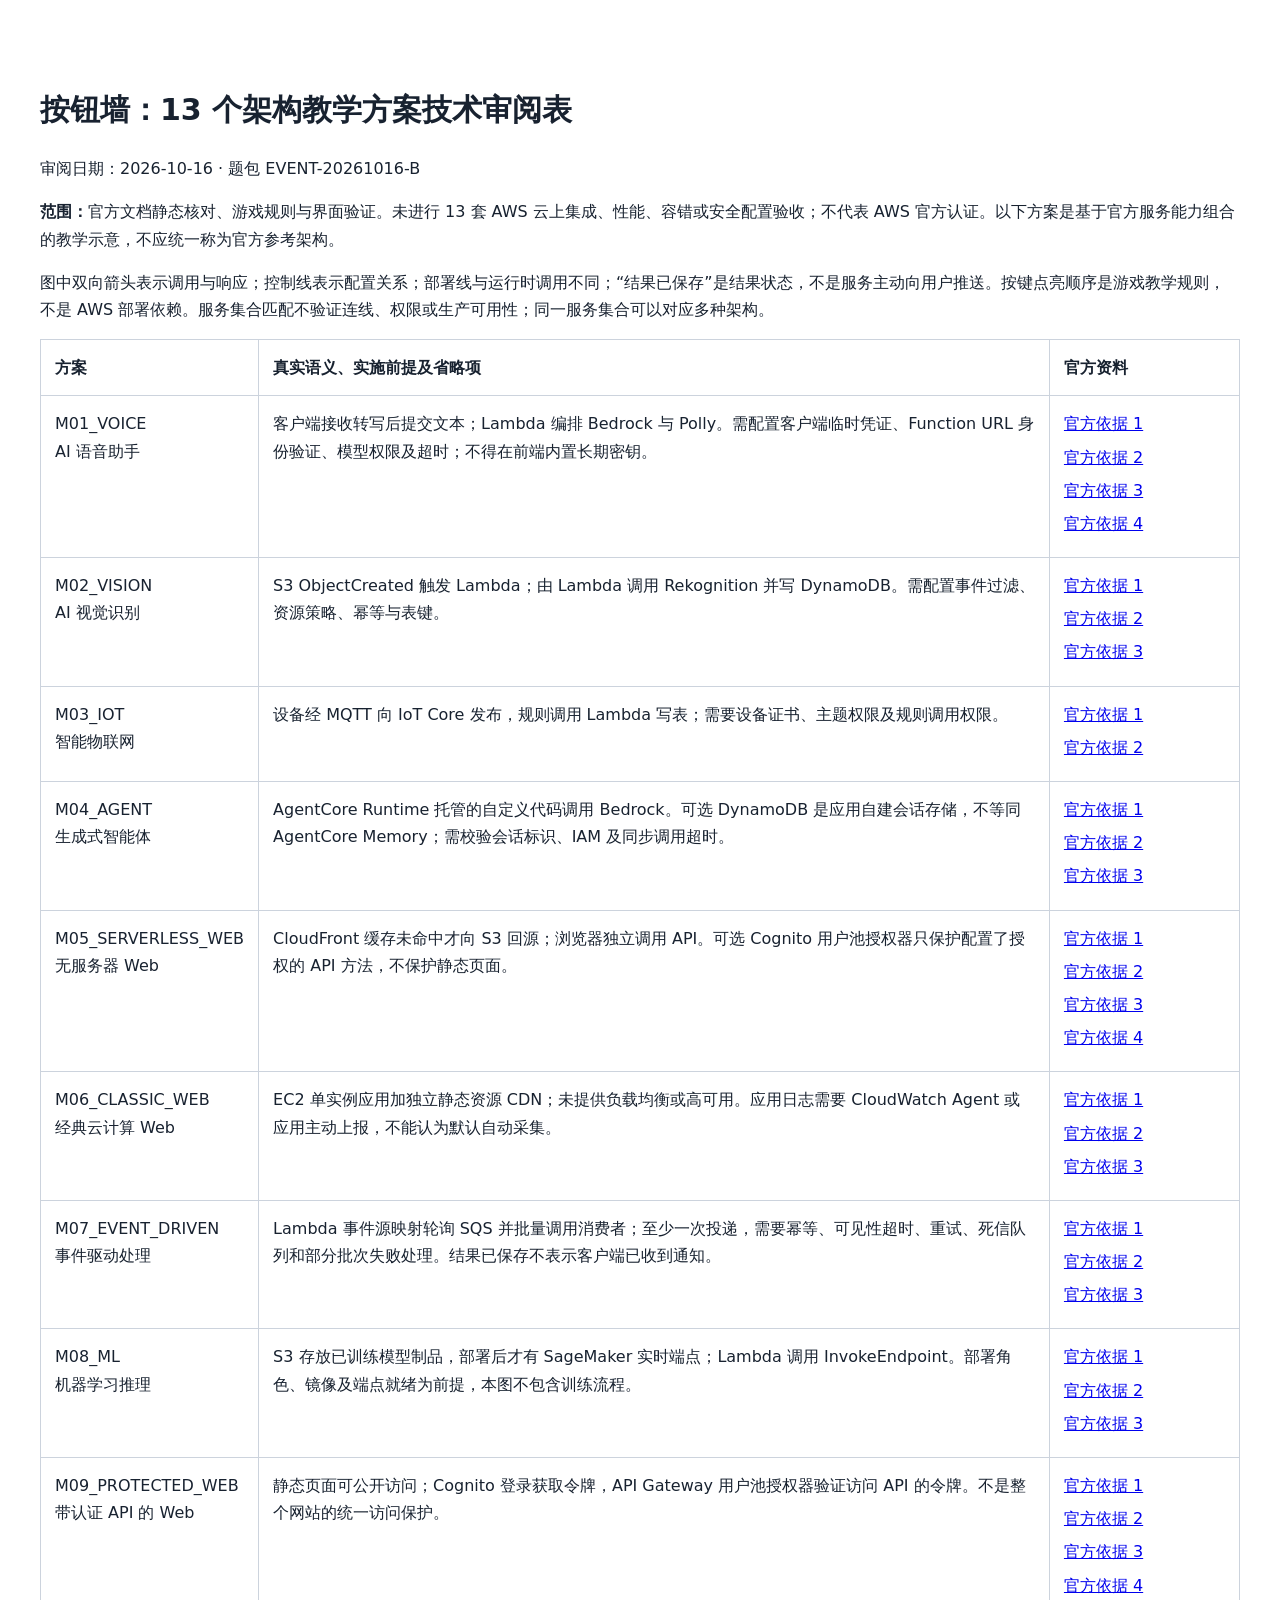
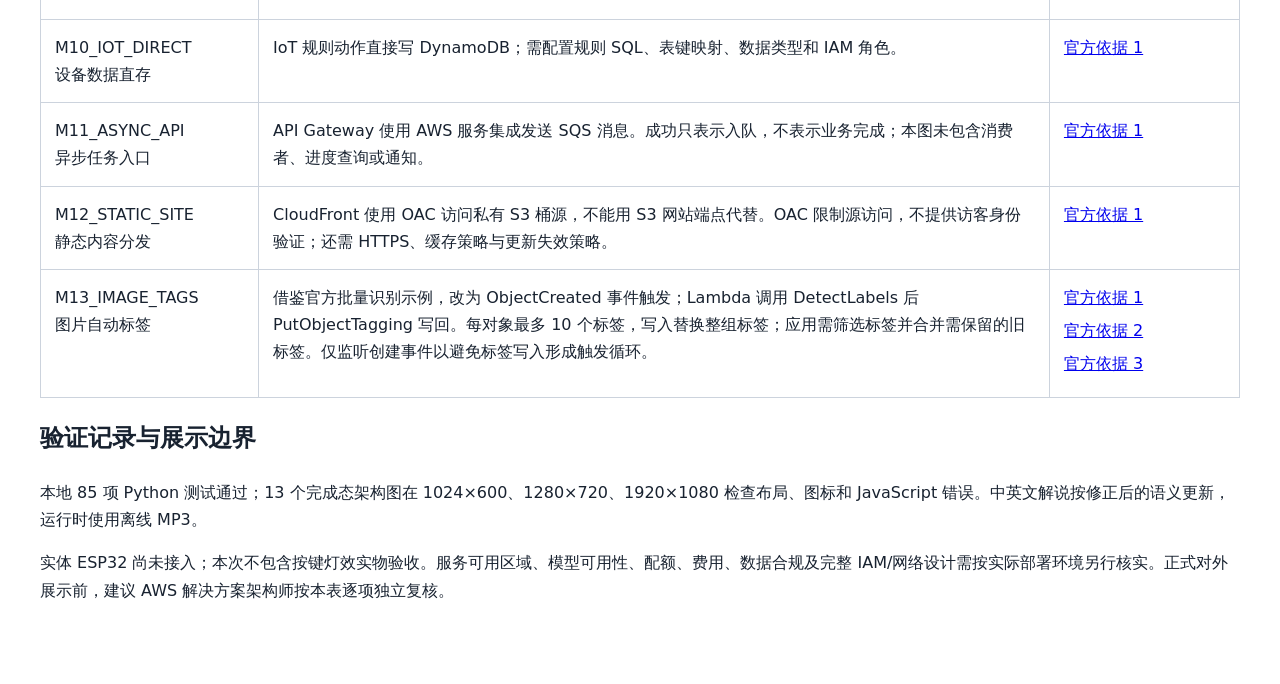
<file: docs/architecture-review.html>
<!doctype html><html lang="zh-CN"><meta charset="utf-8"><title>架构技术审阅表</title><style>body{font:16px/1.7 system-ui;max-width:1200px;margin:40px auto;padding:24px;color:#182230}table{border-collapse:collapse;width:100%}td,th{border:1px solid #ccd3dd;padding:14px;text-align:left;vertical-align:top}a{display:inline-block;margin:0 12px 6px 0}h1{font-size:30px}</style><h1>按钮墙：13 个架构教学方案技术审阅表</h1><p>审阅日期：2026-10-16 · 题包 EVENT-20261016-B</p><p><strong>范围：</strong>官方文档静态核对、游戏规则与界面验证。未进行 13 套 AWS 云上集成、性能、容错或安全配置验收；不代表 AWS 官方认证。以下方案是基于官方服务能力组合的教学示意，不应统一称为官方参考架构。</p><p>图中双向箭头表示调用与响应；控制线表示配置关系；部署线与运行时调用不同；“结果已保存”是结果状态，不是服务主动向用户推送。按键点亮顺序是游戏教学规则，不是 AWS 部署依赖。服务集合匹配不验证连线、权限或生产可用性；同一服务集合可以对应多种架构。</p><table><tr><th>方案</th><th>真实语义、实施前提及省略项</th><th>官方资料</th></tr><tr><td>M01_VOICE<br>AI 语音助手</td><td>客户端接收转写后提交文本；Lambda 编排 Bedrock 与 Polly。需配置客户端临时凭证、Function URL 身份验证、模型权限及超时；不得在前端内置长期密钥。</td><td><a href="https://docs.aws.amazon.com/transcribe/latest/APIReference/API_streaming_StartStreamTranscription.html">官方依据 1</a> <a href="https://docs.aws.amazon.com/lambda/latest/dg/urls-auth.html">官方依据 2</a> <a href="https://docs.aws.amazon.com/bedrock/latest/APIReference/API_runtime_Converse.html">官方依据 3</a> <a href="https://docs.aws.amazon.com/polly/latest/APIReference/API_SynthesizeSpeech.html">官方依据 4</a></td></tr><tr><td>M02_VISION<br>AI 视觉识别</td><td>S3 ObjectCreated 触发 Lambda；由 Lambda 调用 Rekognition 并写 DynamoDB。需配置事件过滤、资源策略、幂等与表键。</td><td><a href="https://docs.aws.amazon.com/lambda/latest/dg/with-s3.html">官方依据 1</a> <a href="https://docs.aws.amazon.com/rekognition/latest/dg/images-lambda-s3-tutorial.html">官方依据 2</a> <a href="https://docs.aws.amazon.com/amazondynamodb/latest/APIReference/API_PutItem.html">官方依据 3</a></td></tr><tr><td>M03_IOT<br>智能物联网</td><td>设备经 MQTT 向 IoT Core 发布，规则调用 Lambda 写表；需要设备证书、主题权限及规则调用权限。</td><td><a href="https://docs.aws.amazon.com/iot/latest/developerguide/lambda-rule-action.html">官方依据 1</a> <a href="https://docs.aws.amazon.com/amazondynamodb/latest/APIReference/API_PutItem.html">官方依据 2</a></td></tr><tr><td>M04_AGENT<br>生成式智能体</td><td>AgentCore Runtime 托管的自定义代码调用 Bedrock。可选 DynamoDB 是应用自建会话存储，不等同 AgentCore Memory；需校验会话标识、IAM 及同步调用超时。</td><td><a href="https://docs.aws.amazon.com/apigateway/latest/developerguide/set-up-lambda-proxy-integrations.html">官方依据 1</a> <a href="https://docs.aws.amazon.com/bedrock-agentcore/latest/APIReference/API_InvokeAgentRuntime.html">官方依据 2</a> <a href="https://docs.aws.amazon.com/bedrock/latest/APIReference/API_runtime_Converse.html">官方依据 3</a></td></tr><tr><td>M05_SERVERLESS_WEB<br>无服务器 Web</td><td>CloudFront 缓存未命中才向 S3 回源；浏览器独立调用 API。可选 Cognito 用户池授权器只保护配置了授权的 API 方法，不保护静态页面。</td><td><a href="https://docs.aws.amazon.com/AmazonCloudFront/latest/DeveloperGuide/private-content-restricting-access-to-s3.html">官方依据 1</a> <a href="https://docs.aws.amazon.com/apigateway/latest/developerguide/set-up-lambda-proxy-integrations.html">官方依据 2</a> <a href="https://docs.aws.amazon.com/amazondynamodb/latest/APIReference/API_PutItem.html">官方依据 3</a> <a href="https://docs.aws.amazon.com/apigateway/latest/developerguide/apigateway-integrate-with-cognito.html">官方依据 4</a></td></tr><tr><td>M06_CLASSIC_WEB<br>经典云计算 Web</td><td>EC2 单实例应用加独立静态资源 CDN；未提供负载均衡或高可用。应用日志需要 CloudWatch Agent 或应用主动上报，不能认为默认自动采集。</td><td><a href="https://docs.aws.amazon.com/AWSEC2/latest/UserGuide/ec2-security-groups.html">官方依据 1</a> <a href="https://docs.aws.amazon.com/AmazonCloudFront/latest/DeveloperGuide/private-content-restricting-access-to-s3.html">官方依据 2</a> <a href="https://docs.aws.amazon.com/AmazonCloudWatch/latest/monitoring/Install-CloudWatch-Agent.html">官方依据 3</a></td></tr><tr><td>M07_EVENT_DRIVEN<br>事件驱动处理</td><td>Lambda 事件源映射轮询 SQS 并批量调用消费者；至少一次投递，需要幂等、可见性超时、重试、死信队列和部分批次失败处理。结果已保存不表示客户端已收到通知。</td><td><a href="https://docs.aws.amazon.com/apigateway/latest/developerguide/set-up-lambda-proxy-integrations.html">官方依据 1</a> <a href="https://docs.aws.amazon.com/lambda/latest/dg/with-sqs.html">官方依据 2</a> <a href="https://docs.aws.amazon.com/amazondynamodb/latest/APIReference/API_PutItem.html">官方依据 3</a></td></tr><tr><td>M08_ML<br>机器学习推理</td><td>S3 存放已训练模型制品，部署后才有 SageMaker 实时端点；Lambda 调用 InvokeEndpoint。部署角色、镜像及端点就绪为前提，本图不包含训练流程。</td><td><a href="https://docs.aws.amazon.com/sagemaker/latest/dg/realtime-endpoints-deploy-models.html">官方依据 1</a> <a href="https://docs.aws.amazon.com/sagemaker/latest/APIReference/API_runtime_InvokeEndpoint.html">官方依据 2</a> <a href="https://docs.aws.amazon.com/apigateway/latest/developerguide/set-up-lambda-proxy-integrations.html">官方依据 3</a></td></tr><tr><td>M09_PROTECTED_WEB<br>带认证 API 的 Web</td><td>静态页面可公开访问；Cognito 登录获取令牌，API Gateway 用户池授权器验证访问 API 的令牌。不是整个网站的统一访问保护。</td><td><a href="https://docs.aws.amazon.com/AmazonCloudFront/latest/DeveloperGuide/private-content-restricting-access-to-s3.html">官方依据 1</a> <a href="https://docs.aws.amazon.com/apigateway/latest/developerguide/apigateway-integrate-with-cognito.html">官方依据 2</a> <a href="https://docs.aws.amazon.com/apigateway/latest/developerguide/set-up-lambda-proxy-integrations.html">官方依据 3</a> <a href="https://docs.aws.amazon.com/amazondynamodb/latest/APIReference/API_PutItem.html">官方依据 4</a></td></tr><tr><td>M10_IOT_DIRECT<br>设备数据直存</td><td>IoT 规则动作直接写 DynamoDB；需配置规则 SQL、表键映射、数据类型和 IAM 角色。</td><td><a href="https://docs.aws.amazon.com/iot/latest/developerguide/iot-ddb-rule.html">官方依据 1</a></td></tr><tr><td>M11_ASYNC_API<br>异步任务入口</td><td>API Gateway 使用 AWS 服务集成发送 SQS 消息。成功只表示入队，不表示业务完成；本图未包含消费者、进度查询或通知。</td><td><a href="https://docs.aws.amazon.com/prescriptive-guidance/latest/patterns/integrate-amazon-api-gateway-with-amazon-sqs-to-handle-asynchronous-rest-apis.html">官方依据 1</a></td></tr><tr><td>M12_STATIC_SITE<br>静态内容分发</td><td>CloudFront 使用 OAC 访问私有 S3 桶源，不能用 S3 网站端点代替。OAC 限制源访问，不提供访客身份验证；还需 HTTPS、缓存策略与更新失效策略。</td><td><a href="https://docs.aws.amazon.com/AmazonCloudFront/latest/DeveloperGuide/private-content-restricting-access-to-s3.html">官方依据 1</a></td></tr><tr><td>M13_IMAGE_TAGS<br>图片自动标签</td><td>借鉴官方批量识别示例，改为 ObjectCreated 事件触发；Lambda 调用 DetectLabels 后 PutObjectTagging 写回。每对象最多 10 个标签，写入替换整组标签；应用需筛选标签并合并需保留的旧标签。仅监听创建事件以避免标签写入形成触发循环。</td><td><a href="https://docs.aws.amazon.com/rekognition/latest/dg/images-lambda-s3-tutorial.html">官方依据 1</a> <a href="https://docs.aws.amazon.com/lambda/latest/dg/with-s3.html">官方依据 2</a> <a href="https://docs.aws.amazon.com/AmazonS3/latest/userguide/object-tagging.html">官方依据 3</a></td></tr></table><h2>验证记录与展示边界</h2><p>本地 85 项 Python 测试通过；13 个完成态架构图在 1024×600、1280×720、1920×1080 检查布局、图标和 JavaScript 错误。中英文解说按修正后的语义更新，运行时使用离线 MP3。</p><p>实体 ESP32 尚未接入；本次不包含按键灯效实物验收。服务可用区域、模型可用性、配额、费用、数据合规及完整 IAM/网络设计需按实际部署环境另行核实。正式对外展示前，建议 AWS 解决方案架构师按本表逐项独立复核。</p></html>
</file>
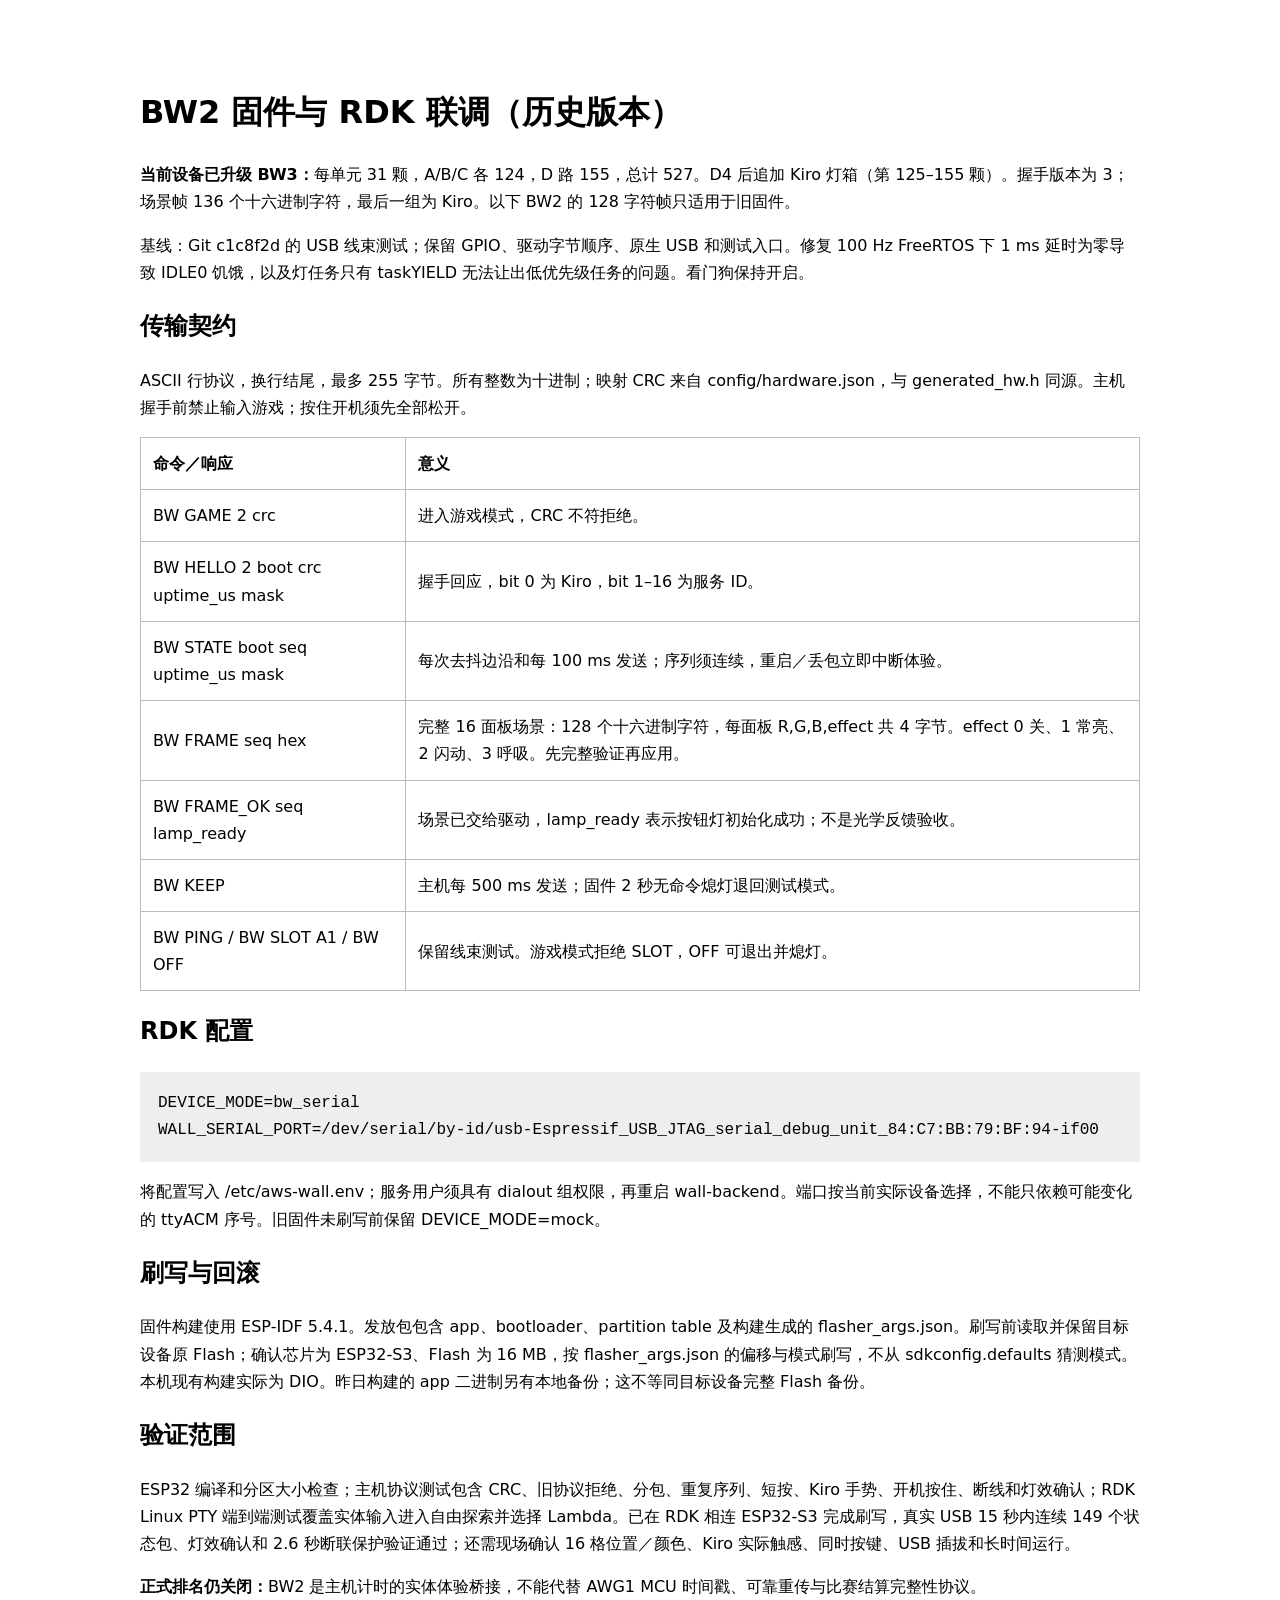
<file: docs/bw2-integration.html>
<!doctype html><html lang="zh-CN"><meta charset="utf-8"><title>BW2 固件与 RDK 联调</title><style>body{font:16px/1.7 system-ui;max-width:1000px;margin:40px auto;padding:24px}pre{background:#eee;padding:18px;overflow:auto}td,th{padding:12px;border:1px solid #bbb;text-align:left}table{border-collapse:collapse}</style><h1>BW2 固件与 RDK 联调（历史版本）</h1><p><strong>当前设备已升级 BW3：</strong>每单元 31 颗，A/B/C 各 124，D 路 155，总计 527。D4 后追加 Kiro 灯箱（第 125–155 颗）。握手版本为 3；场景帧 136 个十六进制字符，最后一组为 Kiro。以下 BW2 的 128 字符帧只适用于旧固件。</p><p>基线：Git c1c8f2d 的 USB 线束测试；保留 GPIO、驱动字节顺序、原生 USB 和测试入口。修复 100 Hz FreeRTOS 下 1 ms 延时为零导致 IDLE0 饥饿，以及灯任务只有 taskYIELD 无法让出低优先级任务的问题。看门狗保持开启。</p><h2>传输契约</h2><p>ASCII 行协议，换行结尾，最多 255 字节。所有整数为十进制；映射 CRC 来自 config/hardware.json，与 generated_hw.h 同源。主机握手前禁止输入游戏；按住开机须先全部松开。</p><table><tr><th>命令／响应</th><th>意义</th></tr><tr><td>BW GAME 2 crc</td><td>进入游戏模式，CRC 不符拒绝。</td></tr><tr><td>BW HELLO 2 boot crc uptime_us mask</td><td>握手回应，bit 0 为 Kiro，bit 1–16 为服务 ID。</td></tr><tr><td>BW STATE boot seq uptime_us mask</td><td>每次去抖边沿和每 100 ms 发送；序列须连续，重启／丢包立即中断体验。</td></tr><tr><td>BW FRAME seq hex</td><td>完整 16 面板场景：128 个十六进制字符，每面板 R,G,B,effect 共 4 字节。effect 0 关、1 常亮、2 闪动、3 呼吸。先完整验证再应用。</td></tr><tr><td>BW FRAME_OK seq lamp_ready</td><td>场景已交给驱动，lamp_ready 表示按钮灯初始化成功；不是光学反馈验收。</td></tr><tr><td>BW KEEP</td><td>主机每 500 ms 发送；固件 2 秒无命令熄灯退回测试模式。</td></tr><tr><td>BW PING / BW SLOT A1 / BW OFF</td><td>保留线束测试。游戏模式拒绝 SLOT，OFF 可退出并熄灯。</td></tr></table><h2>RDK 配置</h2><pre>DEVICE_MODE=bw_serial
WALL_SERIAL_PORT=/dev/serial/by-id/usb-Espressif_USB_JTAG_serial_debug_unit_84:C7:BB:79:BF:94-if00</pre><p>将配置写入 /etc/aws-wall.env；服务用户须具有 dialout 组权限，再重启 wall-backend。端口按当前实际设备选择，不能只依赖可能变化的 ttyACM 序号。旧固件未刷写前保留 DEVICE_MODE=mock。</p><h2>刷写与回滚</h2><p>固件构建使用 ESP-IDF 5.4.1。发放包包含 app、bootloader、partition table 及构建生成的 flasher_args.json。刷写前读取并保留目标设备原 Flash；确认芯片为 ESP32-S3、Flash 为 16 MB，按 flasher_args.json 的偏移与模式刷写，不从 sdkconfig.defaults 猜测模式。本机现有构建实际为 DIO。昨日构建的 app 二进制另有本地备份；这不等同目标设备完整 Flash 备份。</p><h2>验证范围</h2><p>ESP32 编译和分区大小检查；主机协议测试包含 CRC、旧协议拒绝、分包、重复序列、短按、Kiro 手势、开机按住、断线和灯效确认；RDK Linux PTY 端到端测试覆盖实体输入进入自由探索并选择 Lambda。已在 RDK 相连 ESP32-S3 完成刷写，真实 USB 15 秒内连续 149 个状态包、灯效确认和 2.6 秒断联保护验证通过；还需现场确认 16 格位置／颜色、Kiro 实际触感、同时按键、USB 插拔和长时间运行。</p><p><strong>正式排名仍关闭：</strong>BW2 是主机计时的实体体验桥接，不能代替 AWG1 MCU 时间戳、可靠重传与比赛结算完整性协议。</p></html>
</file>
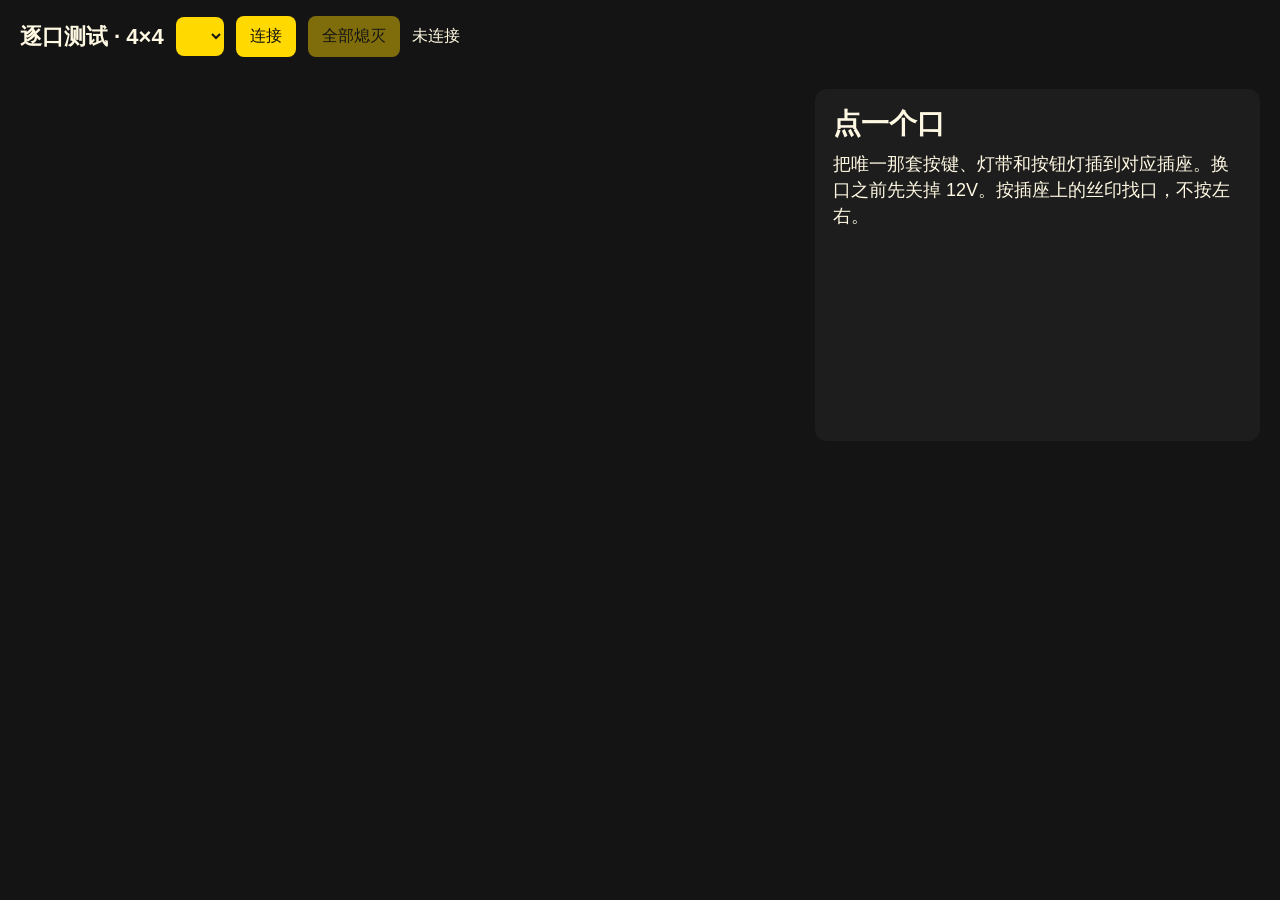
<file: tools/port_test.html>
<!DOCTYPE html>
<html lang="zh-CN">
<head>
<meta charset="utf-8">
<meta name="viewport" content="width=device-width, initial-scale=1">
<title>按钮墙逐口测试</title>
<style>
  :root { color-scheme: dark; }
  body {
    margin: 0;
    background: #141414;
    color: #fff9e3;
    font-family: "Segoe UI", sans-serif;
  }
  header, main { padding: 16px 20px; }
  header { display: flex; gap: 12px; align-items: center; flex-wrap: wrap; }
  h1 { font-size: 22px; margin: 0; font-weight: 650; }
  button, select {
    font: inherit;
    color: #141414;
    background: #ffd900;
    border: 0;
    border-radius: 8px;
    padding: 10px 14px;
    cursor: pointer;
  }
  button:disabled { opacity: 0.45; cursor: default; }
  #link { color: #fff9e3; }
  main {
    display: grid;
    grid-template-columns: minmax(0, 1.4fr) minmax(280px, 0.8fr);
    gap: 16px;
    align-items: start;
  }
  .grid {
    display: grid;
    grid-template-columns: repeat(4, 1fr);
    gap: 12px;
  }
  .cell {
    min-height: 148px;
    background: #2a2a2a;
    color: #fff9e3;
    border-radius: 12px;
    display: flex;
    flex-direction: column;
    align-items: center;
    justify-content: center;
    gap: 4px;
  }
  .cell b { font-size: 42px; line-height: 1; }
  .cell span { font-size: 14px; opacity: 0.8; }
  .cell.run { background: #3d3408; outline: 4px solid #ffd900; }
  .cell.pass { background: #1c6b3a; }
  .cell.bad { background: #8d2b2b; }
  .panel {
    background: #1d1d1d;
    border-radius: 12px;
    padding: 16px 18px;
    min-height: 320px;
  }
  .panel h2 { margin: 0 0 8px; font-size: 28px; }
  .panel p { margin: 8px 0; line-height: 1.45; font-size: 18px; }
  .wait { color: #ffd900; }
  .pass { color: #8ee0a8; }
  .bad { color: #ffb4b4; }
  pre {
    margin: 12px 0 0;
    max-height: 140px;
    overflow: auto;
    color: #c8c0a4;
    font-size: 12px;
    white-space: pre-wrap;
  }
  @media (max-width: 860px) {
    main { grid-template-columns: 1fr; }
    .cell { min-height: 96px; }
    .cell b { font-size: 28px; }
  }
</style>
</head>
<body>
<header>
  <h1>逐口测试 · 4×4</h1>
  <select id="ports"></select>
  <button id="connect" type="button">连接</button>
  <button id="off" type="button" disabled>全部熄灭</button>
  <span id="link">未连接</span>
</header>
<main>
  <div id="grid" class="grid"></div>
  <section class="panel">
    <h2 id="title">点一个口</h2>
    <p id="body">把唯一那套按键、灯带和按钮灯插到对应插座。换口之前先关掉 12V。按插座上的丝印找口，不按左右。</p>
    <pre id="log"></pre>
  </section>
</main>
<script>
const HW = __HW_JSON__;
const CN = {
  A1: "CN21", A2: "CN22", A3: "CN23", A4: "CN24",
  B1: "CN25", B2: "CN26", B3: "CN27", B4: "CN28",
  C1: "CN29", C2: "CN30", C3: "CN31", C4: "CN32",
  D1: "CN33", D2: "CN34", D3: "CN35", D4: "CN36"
};
const LANE_COLOR = { A: "红色", B: "绿色", C: "蓝色", D: "黄色" };
const bySlot = Object.fromEntries(HW.buttons.map((b) => [b.slot, b]));
const status = {};
let active = null;
let linked = false;
let lampFault = false;
const logEl = document.getElementById("log");
const titleEl = document.getElementById("title");
const bodyEl = document.getElementById("body");

function log(line) {
  logEl.textContent = (logEl.textContent + line + "\n").split("\n").slice(-14).join("\n");
}

function upstream(slot) {
  const n = Number(slot[1]);
  const names = [];
  for (let i = 1; i < n; i++) names.push(slot[0] + i);
  return names;
}

function render() {
  for (const button of document.querySelectorAll(".cell")) {
    const slot = button.dataset.slot;
    button.classList.remove("run", "pass", "bad");
    if (slot === active) button.classList.add("run");
    else if (status[slot]) button.classList.add(status[slot]);
  }
}

function describe(slot) {
  const key = bySlot[slot] ? bySlot[slot].key : "";
  const gpio = bySlot[slot] ? bySlot[slot].gpio : "";
  const prev = upstream(slot);
  const color = LANE_COLOR[slot[0]] || "";
  let wire = `把线束插到 ${slot}（${CN[slot] || ""}）。灯带应跑${color}，按钮灯应慢慢变亮再变暗。`;
  if (prev.length) {
    const shorts = prev.map((name) => `${name}（${CN[name]}）的第 5 脚和第 7 脚`).join("、");
    wire += ` 这一口的灯带数据从前面串过来，原理图没有旁路跳帽。测灯带前先断电，把 ${shorts} 短接，再上电。按键和按钮灯不经过这串数据，不短接也能测。`;
  } else {
    wire += " 这一口是该组数据入口，灯带直接接在电平转换后面。";
  }
  wire += ` 现在按下这个口上的大按键，灯带和按钮灯应一起熄灭。固件里这一口的按键是 GPIO${gpio}（${key}）。换下一个口之前先关 12V。`;
  if (lampFault) wire += " 按钮灯芯片没有应答，按钮灯可能不亮，灯带和按键仍可测。";
  titleEl.textContent = slot;
  bodyEl.className = "wait";
  bodyEl.textContent = wire;
}

function onPress(name) {
  if (!active) {
    titleEl.textContent = "收到 " + name;
    bodyEl.className = "";
    bodyEl.textContent = "还没有选口。先点 4×4 里的一个口。";
    return;
  }
  if (name === active) {
    status[active] = "pass";
    titleEl.textContent = active + " 按键正常";
    bodyEl.className = "pass";
    bodyEl.textContent = "收到 " + active + " 按下，灯带和按钮灯应已熄灭。可以关 12V，把线束换到下一个口。";
  } else {
    status[active] = "bad";
    titleEl.textContent = "按键接到了 " + name;
    bodyEl.className = "bad";
    bodyEl.textContent = "正在测 " + active + "，串口收到的是 " + name + "。看这根按键线是不是拧到了别的口。";
  }
  render();
}

function onLine(line) {
  log(line);
  if (!line.startsWith("BW ")) return;
  const parts = line.slice(3).trim().split(/\s+/);
  if (parts[0] === "PONG") {
    document.getElementById("link").textContent = "已连接 " + (parts[1] || "");
  } else if (parts[0] === "ERR" && parts[1] === "LAMP") {
    lampFault = true;
    if (active) describe(active);
  } else if (parts[0] === "BTN" && parts[2] === "DOWN") {
    onPress(parts[1]);
  } else if (parts[0] === "OK" && parts[1] === "OFF") {
    const passed = active && status[active] === "pass";
    active = null;
    if (!passed) {
      titleEl.textContent = "已熄灭";
      bodyEl.className = "";
      bodyEl.textContent = "灯带已发全黑，按钮灯已关。点下一个口继续。";
    }
    render();
  }
}

async function send(text) {
  if (!linked) return;
  await fetch("/api/send", {
    method: "POST",
    headers: { "Content-Type": "application/json" },
    body: JSON.stringify({ text })
  });
}

async function connect() {
  const port = document.getElementById("ports").value;
  if (!port) {
    bodyEl.textContent = "没有找到串口。确认开发板的 USB 已经插上。";
    return;
  }
  const res = await fetch("/api/open", {
    method: "POST",
    headers: { "Content-Type": "application/json" },
    body: JSON.stringify({ port })
  });
  const body = await res.json();
  if (!res.ok) {
    bodyEl.className = "bad";
    bodyEl.textContent = body.error || "串口打开失败";
    return;
  }
  linked = true;
  document.getElementById("off").disabled = false;
  document.getElementById("link").textContent = port + " 已打开，等待固件应答";
  setTimeout(() => {
    if (document.getElementById("link").textContent.indexOf("已连接") !== 0) {
      bodyEl.className = "bad";
      bodyEl.textContent = "串口开了，没有收到 BW PONG。确认选的是开发板那个口，并且烧的是带逐口测试的固件。";
    }
  }, 1500);
}

async function choose(slot) {
  if (!linked) {
    bodyEl.textContent = "先连接串口。";
    return;
  }
  active = slot;
  lampFault = false;
  delete status[slot];
  describe(slot);
  render();
  await send("BW SLOT " + slot);
}

document.getElementById("grid").innerHTML = HW.display_grid.map((row) =>
  row.map((slot) => {
    const key = bySlot[slot] ? bySlot[slot].key : "";
    return `<button type="button" class="cell" data-slot="${slot}"><b>${slot}</b><span>${key}</span></button>`;
  }).join("")
).join("");
document.getElementById("grid").addEventListener("click", (event) => {
  const cell = event.target.closest(".cell");
  if (cell) choose(cell.dataset.slot);
});
document.getElementById("connect").addEventListener("click", () => {
  connect().catch((err) => { bodyEl.textContent = String(err); });
});
document.getElementById("off").addEventListener("click", () => send("BW OFF"));
fetch("/api/ports").then((res) => res.json()).then((ports) => {
  const sel = document.getElementById("ports");
  sel.innerHTML = ports.map((port) => `<option value="${port.device}">${port.device} ${port.description}</option>`).join("");
  const esp = ports.find((port) => port.vid === 12346);
  if (esp) sel.value = esp.device;
});
setInterval(() => {
  fetch("/api/lines").then((res) => res.json()).then((lines) => {
    for (const line of lines) onLine(line);
  }).catch(() => {});
}, 200);
</script>
</body>
</html>
</file>
